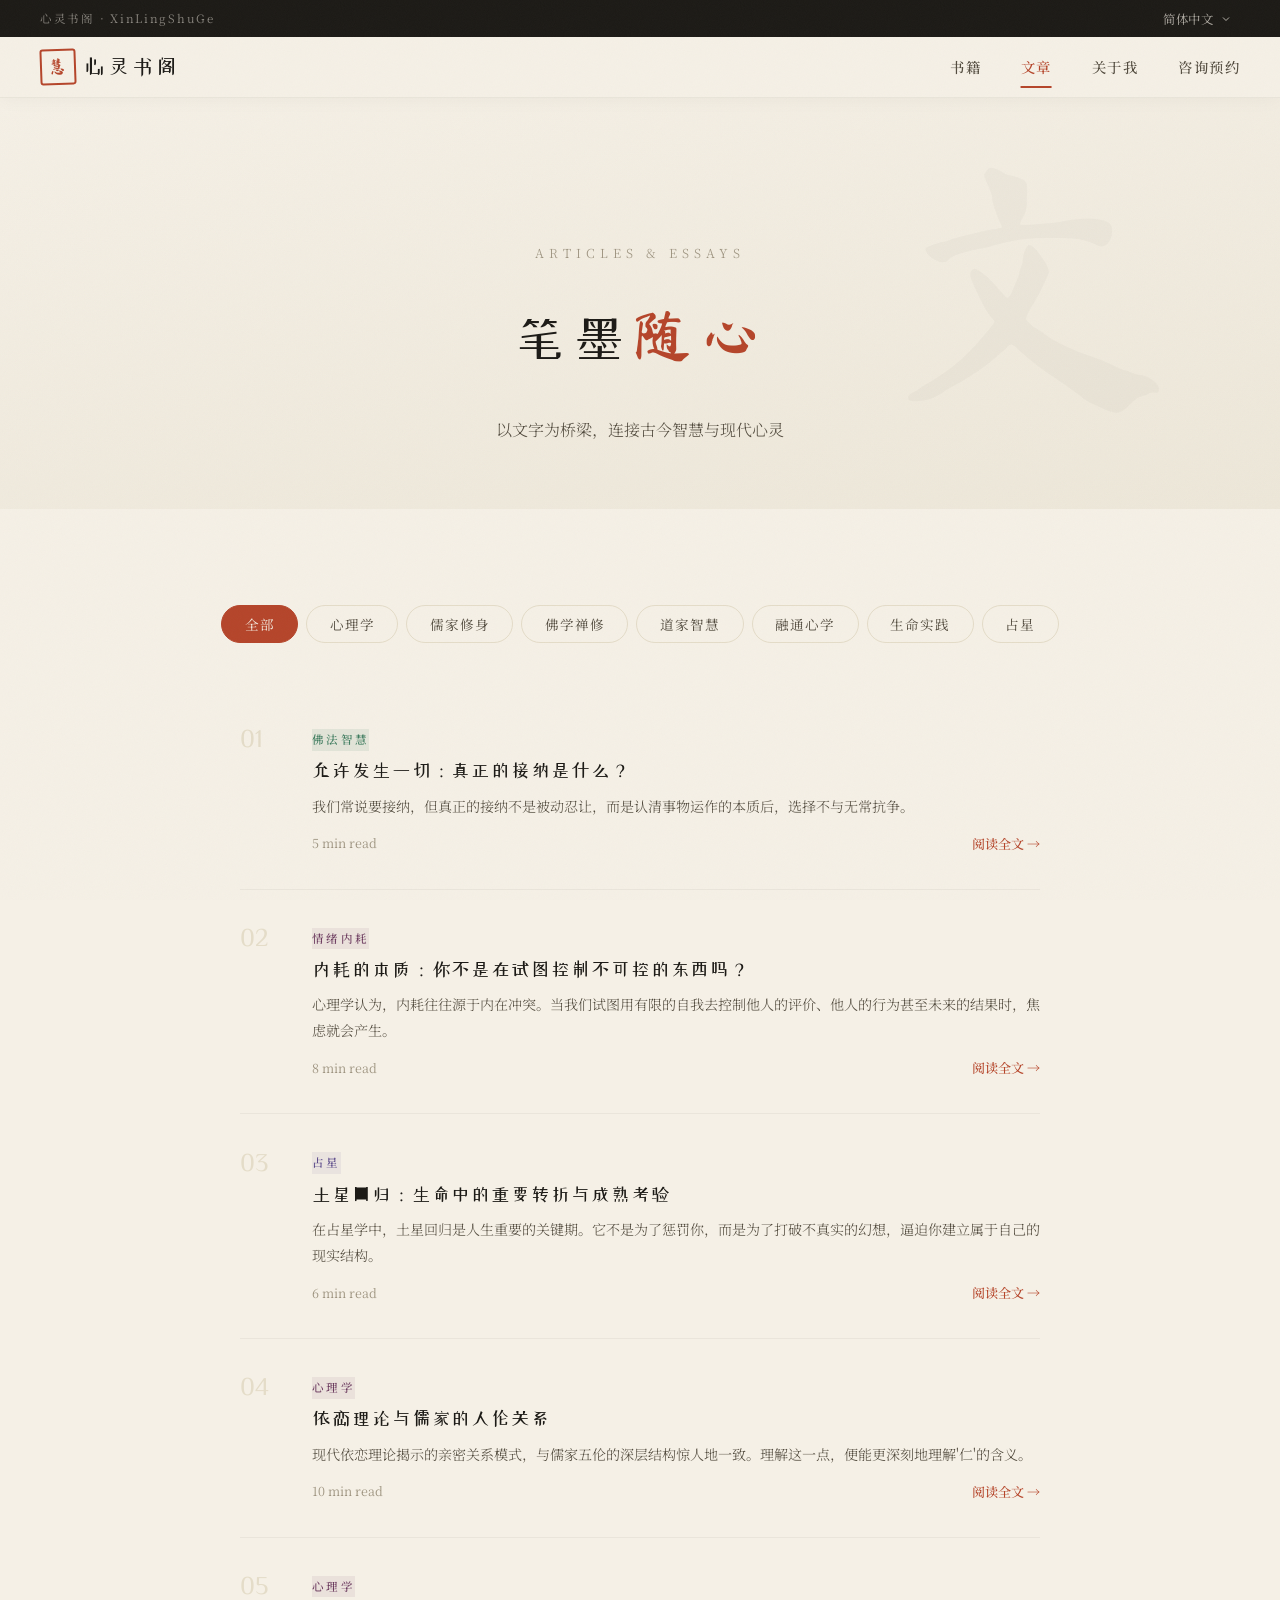
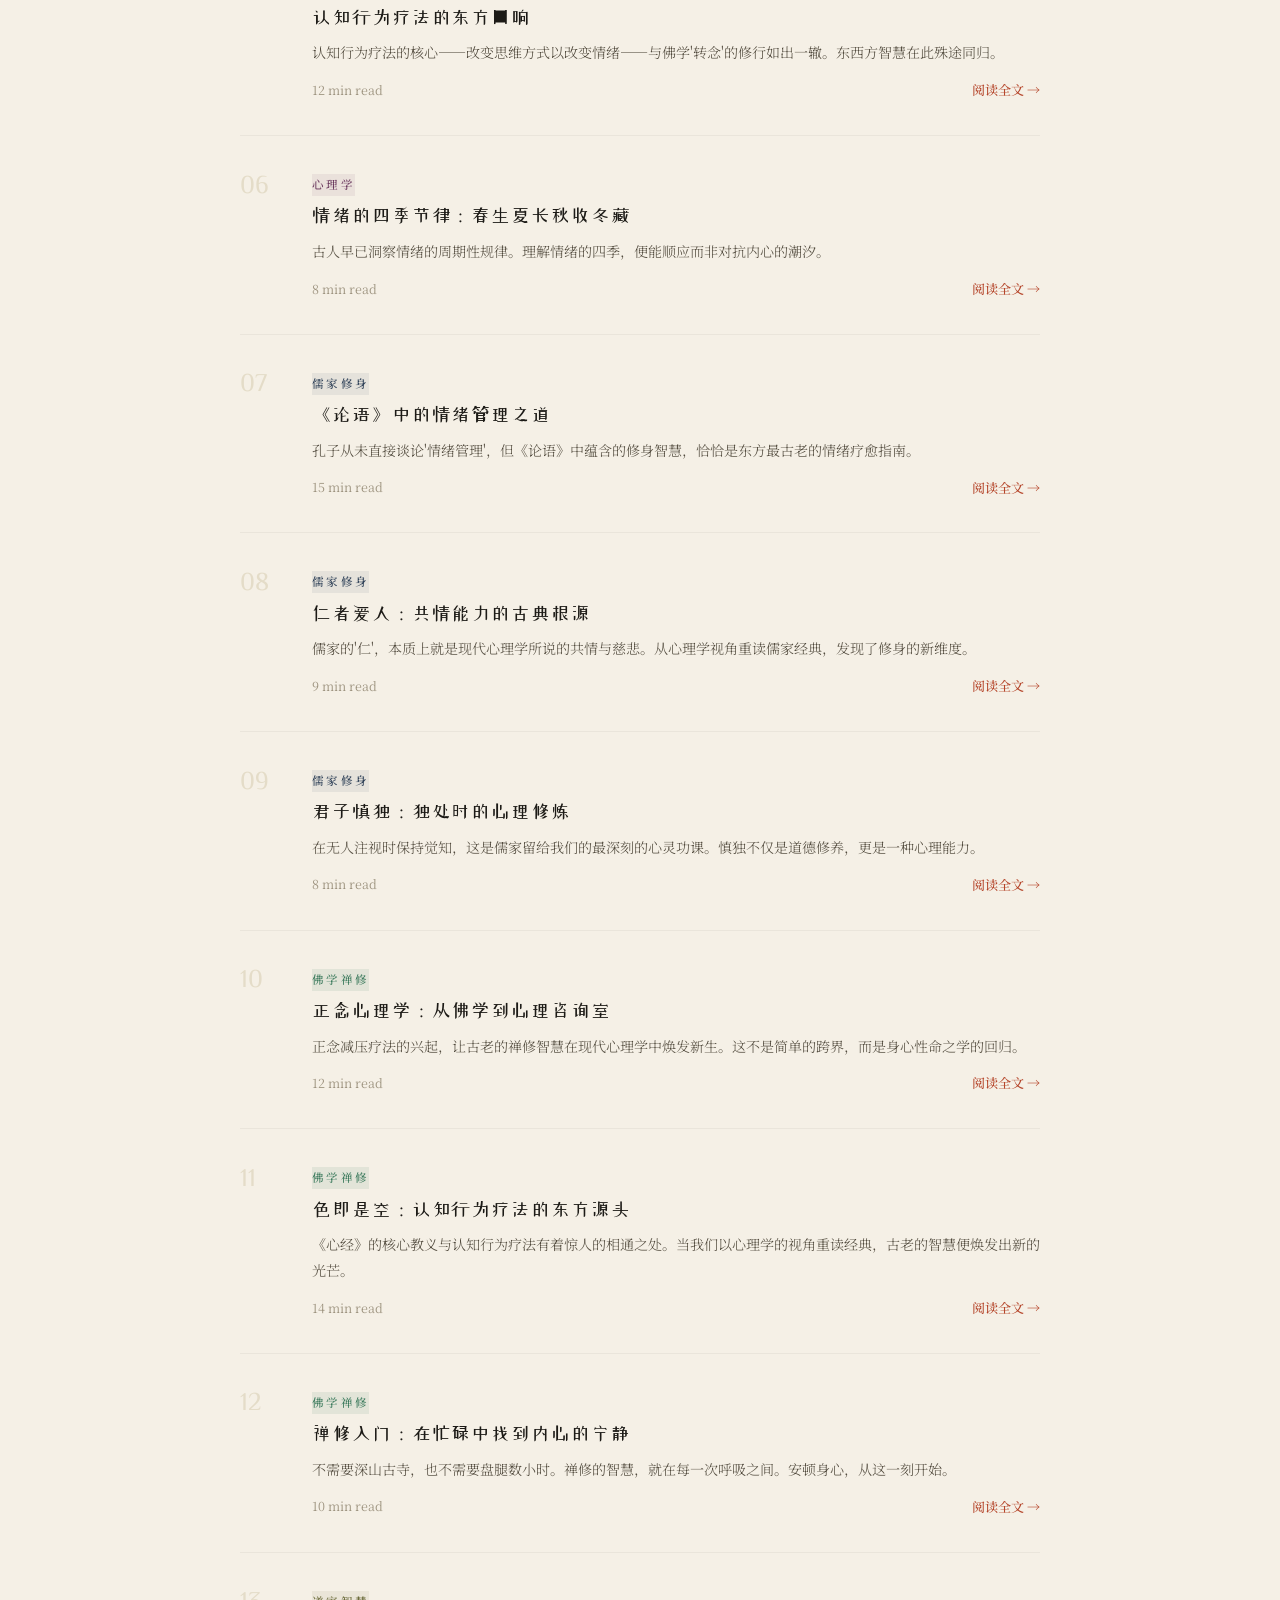
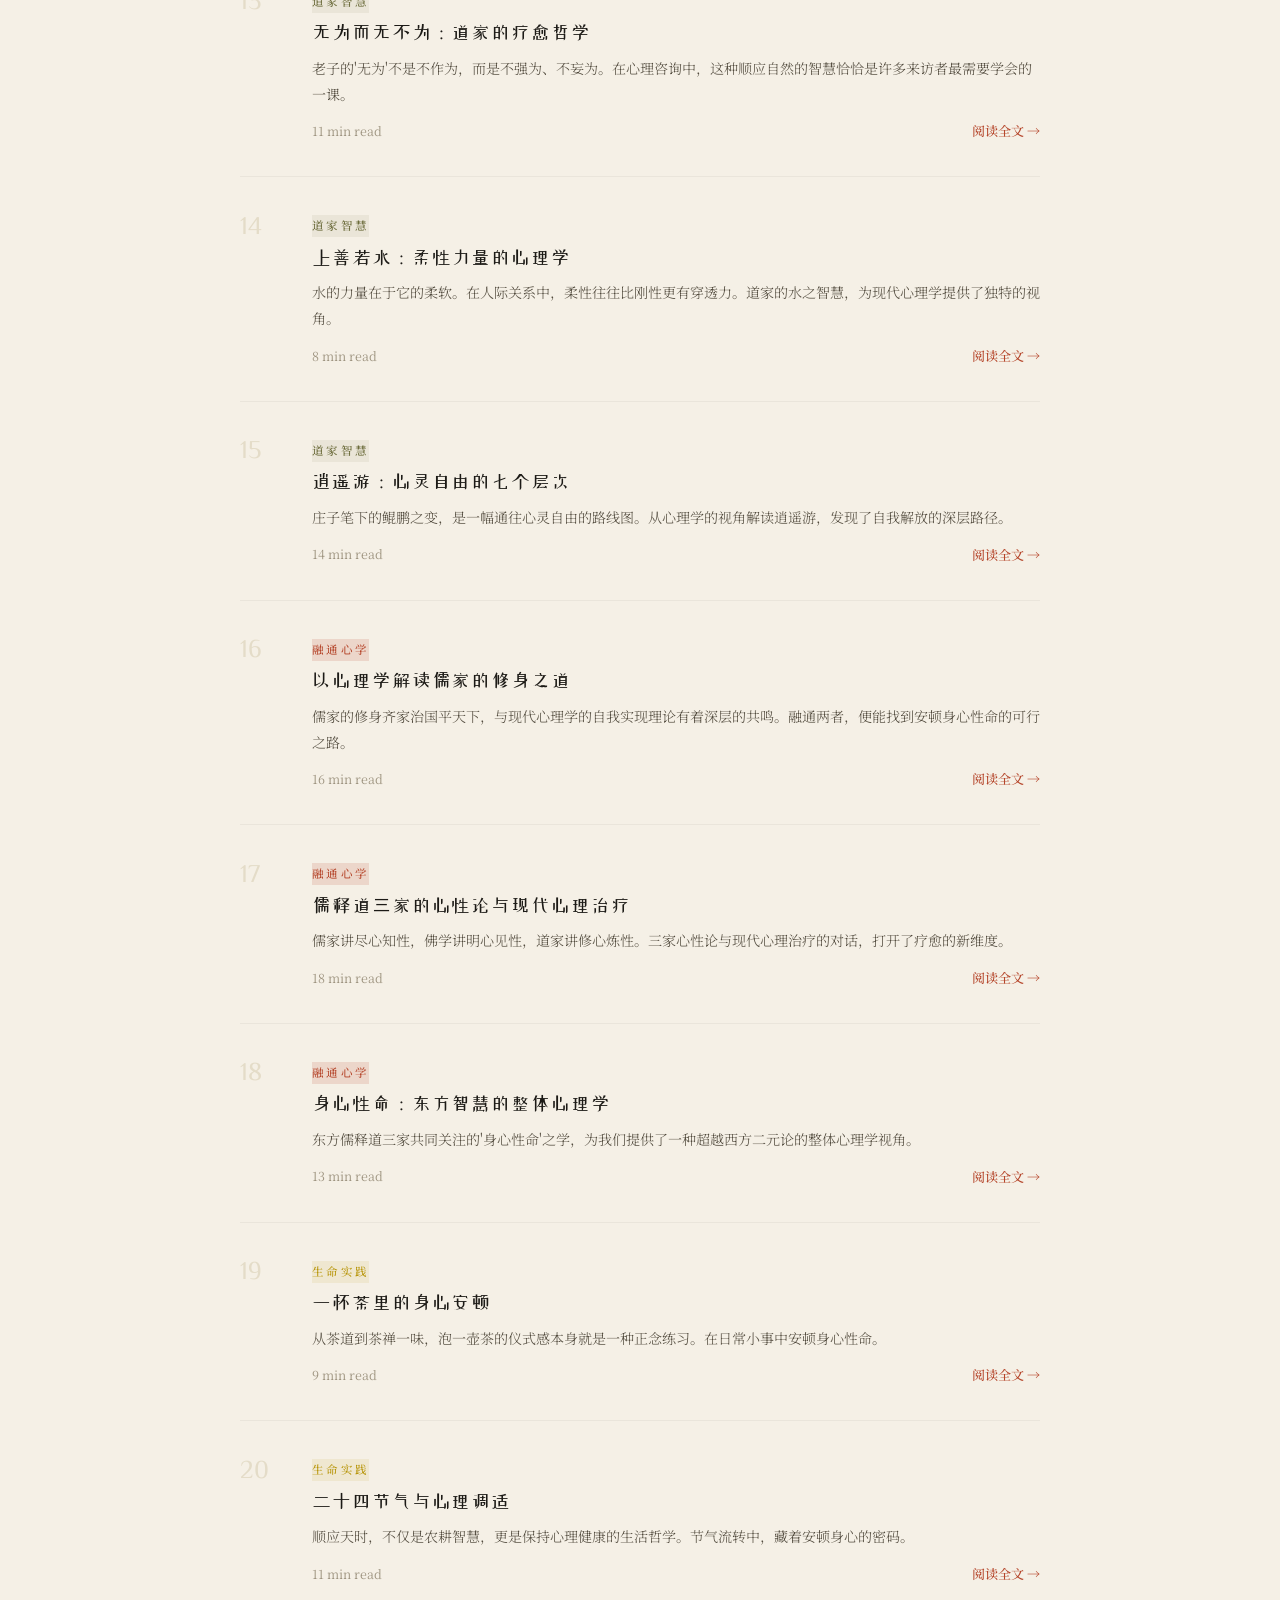
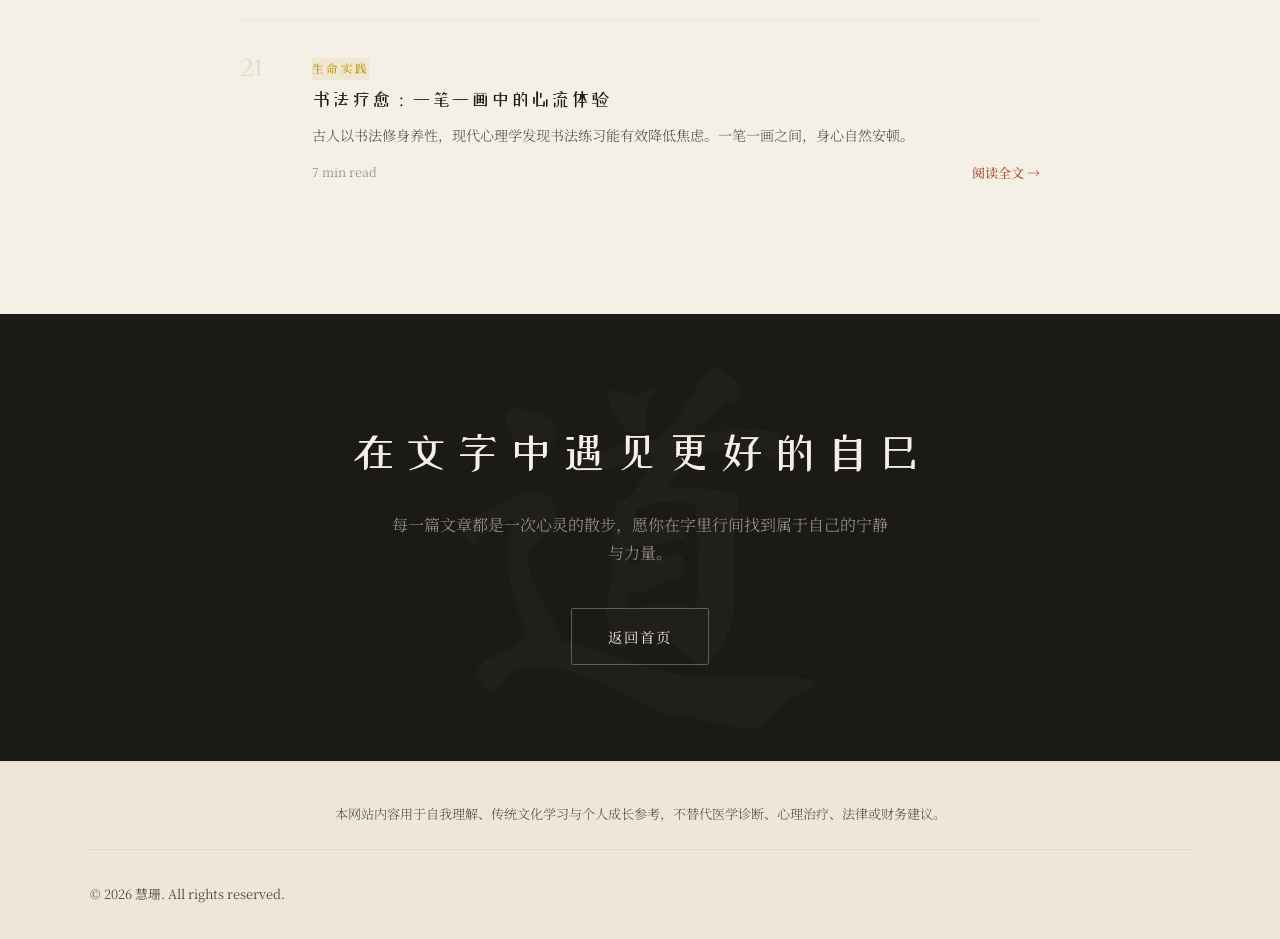
<file: articles.html>
<!DOCTYPE html>
<html lang="zh-CN">
<head>
    <meta charset="UTF-8">
    <meta name="viewport" content="width=device-width, initial-scale=1.0">
    <title>心灵书阁 | 心理学×儒释道 — 文章与随笔</title>
    <link rel="preconnect" href="https://fonts.googleapis.com">
    <link rel="preconnect" href="https://fonts.gstatic.com" crossorigin>
    <link href="https://fonts.googleapis.com/css2?family=Noto+Serif+SC:wght@200;300;400;500;600;700;900&family=ZCOOL+XiaoWei&family=Ma+Shan+Zheng&display=swap" rel="stylesheet">
    <link rel="stylesheet" href="styles.css">
</head>
<body>
    <!-- ========== TOP LANGUAGE BAR ========== -->
    <div class="top-bar">
        <div class="top-bar-inner">
            <span class="top-bar-left">心灵书阁 · XinLingShuGe</span>
            <div class="lang-dropdown" id="langDropdown">
                <button class="lang-trigger" id="langTrigger">
                    <span id="currentLang">简体中文</span>
                    <svg viewBox="0 0 24 24" fill="none" stroke="currentColor" stroke-width="2"><path d="M6 9l6 6 6-6"/></svg>
                </button>
                <div class="lang-menu" id="langMenu">
                    <button class="lang-option active" data-lang="zh-CN">简体中文</button>
                    <button class="lang-option" data-lang="zh-TW">繁體中文</button>
                    <button class="lang-option" data-lang="en">English</button>
                    <button class="lang-option" data-lang="ja">日本語</button>
                    <button class="lang-option" data-lang="ko">한국어</button>
                    <button class="lang-option" data-lang="es">Español</button>
                    <button class="lang-option" data-lang="de">Deutsch</button>
                </div>
            </div>
        </div>
    </div>

    <!-- ========== NAVIGATION ========== -->
    <nav class="site-nav" id="siteNav">
        <div class="nav-inner">
            <a href="index.html" class="nav-brand">
                <span class="brand-seal">慧</span>
                <span class="brand-text">心灵书阁</span>
            </a>
            <ul class="nav-links">
                <li><a href="index.html">书籍</a></li>
                <li><a href="articles.html" class="active">文章</a></li>
                <li><a href="index.html#about">关于我</a></li>
                <li><a href="index.html#consult">咨询预约</a></li>
            </ul>
            <button class="menu-btn" id="menuBtn" aria-label="打开菜单"><span></span><span></span><span></span></button>
        </div>
    </nav>
    <div class="mobile-nav" id="mobileNav">
        <a href="index.html">书籍</a>
        <a href="articles.html">文章</a>
        <a href="index.html#about">关于我</a>
        <a href="index.html#consult">咨询预约</a>
    </div>

    <!-- ========== PAGE HEADER ========== -->
    <div class="page-header" data-char="文">
        <span class="section-label reveal">ARTICLES &amp; ESSAYS</span>
        <h1 class="section-title reveal" style="--delay:0.1s">笔墨<span class="accent">随心</span></h1>
        <p class="section-subtitle reveal" style="--delay:0.2s">以文字为桥梁，连接古今智慧与现代心灵</p>
    </div>

    <!-- ========== ARTICLES SECTION ========== -->
    <section class="section">
        <div class="filter-tabs">
            <button class="filter-tab active" data-filter="all">全部</button>
            <button class="filter-tab" data-filter="psychology">心理学</button>
            <button class="filter-tab" data-filter="confucian">儒家修身</button>
            <button class="filter-tab" data-filter="buddhist">佛学禅修</button>
            <button class="filter-tab" data-filter="taoist">道家智慧</button>
            <button class="filter-tab" data-filter="integration">融通心学</button>
            <button class="filter-tab" data-filter="life">生命实践</button>
            <button class="filter-tab" data-filter="astro">占星</button>
        </div>

        <div class="article-list">
            <a href="#" class="article-row reveal" style="--delay:0.05s" data-category="buddhist">
                <span class="article-row-num">01</span>
                <div class="article-row-body">
                    <span class="article-row-cat tag-buddhist">佛法智慧</span>
                    <h3 class="article-row-title">允许发生一切：真正的接纳是什么？</h3>
                    <p class="article-row-excerpt">我们常说要接纳，但真正的接纳不是被动忍让，而是认清事物运作的本质后，选择不与无常抗争。</p>
                    <div class="article-row-meta">
                        <span class="article-row-time">5 min read</span>
                        <span class="article-row-link">阅读全文 →</span>
                    </div>
                </div>
            </a>
            <a href="#" class="article-row reveal" style="--delay:0.1s" data-category="psychology">
                <span class="article-row-num">02</span>
                <div class="article-row-body">
                    <span class="article-row-cat tag-psychology">情绪内耗</span>
                    <h3 class="article-row-title">内耗的本质：你不是在试图控制不可控的东西吗？</h3>
                    <p class="article-row-excerpt">心理学认为，内耗往往源于内在冲突。当我们试图用有限的自我去控制他人的评价、他人的行为甚至未来的结果时，焦虑就会产生。</p>
                    <div class="article-row-meta">
                        <span class="article-row-time">8 min read</span>
                        <span class="article-row-link">阅读全文 →</span>
                    </div>
                </div>
            </a>
            <a href="#" class="article-row reveal" style="--delay:0.15s" data-category="astro">
                <span class="article-row-num">03</span>
                <div class="article-row-body">
                    <span class="article-row-cat tag-astro">占星</span>
                    <h3 class="article-row-title">土星回归：生命中的重要转折与成熟考验</h3>
                    <p class="article-row-excerpt">在占星学中，土星回归是人生重要的关键期。它不是为了惩罚你，而是为了打破不真实的幻想，逼迫你建立属于自己的现实结构。</p>
                    <div class="article-row-meta">
                        <span class="article-row-time">6 min read</span>
                        <span class="article-row-link">阅读全文 →</span>
                    </div>
                </div>
            </a>
            <a href="#" class="article-row reveal" style="--delay:0.2s" data-category="psychology">
                <span class="article-row-num">04</span>
                <div class="article-row-body">
                    <span class="article-row-cat tag-psychology">心理学</span>
                    <h3 class="article-row-title">依恋理论与儒家的人伦关系</h3>
                    <p class="article-row-excerpt">现代依恋理论揭示的亲密关系模式，与儒家五伦的深层结构惊人地一致。理解这一点，便能更深刻地理解'仁'的含义。</p>
                    <div class="article-row-meta">
                        <span class="article-row-time">10 min read</span>
                        <span class="article-row-link">阅读全文 →</span>
                    </div>
                </div>
            </a>
            <a href="#" class="article-row reveal" style="--delay:0.25s" data-category="psychology">
                <span class="article-row-num">05</span>
                <div class="article-row-body">
                    <span class="article-row-cat tag-psychology">心理学</span>
                    <h3 class="article-row-title">认知行为疗法的东方回响</h3>
                    <p class="article-row-excerpt">认知行为疗法的核心——改变思维方式以改变情绪——与佛学'转念'的修行如出一辙。东西方智慧在此殊途同归。</p>
                    <div class="article-row-meta">
                        <span class="article-row-time">12 min read</span>
                        <span class="article-row-link">阅读全文 →</span>
                    </div>
                </div>
            </a>
            <a href="#" class="article-row reveal" style="--delay:0.3s" data-category="psychology">
                <span class="article-row-num">06</span>
                <div class="article-row-body">
                    <span class="article-row-cat tag-psychology">心理学</span>
                    <h3 class="article-row-title">情绪的四季节律：春生夏长秋收冬藏</h3>
                    <p class="article-row-excerpt">古人早已洞察情绪的周期性规律。理解情绪的四季，便能顺应而非对抗内心的潮汐。</p>
                    <div class="article-row-meta">
                        <span class="article-row-time">8 min read</span>
                        <span class="article-row-link">阅读全文 →</span>
                    </div>
                </div>
            </a>
            <a href="#" class="article-row reveal" style="--delay:0.35s" data-category="confucian">
                <span class="article-row-num">07</span>
                <div class="article-row-body">
                    <span class="article-row-cat tag-confucian">儒家修身</span>
                    <h3 class="article-row-title">《论语》中的情绪管理之道</h3>
                    <p class="article-row-excerpt">孔子从未直接谈论'情绪管理'，但《论语》中蕴含的修身智慧，恰恰是东方最古老的情绪疗愈指南。</p>
                    <div class="article-row-meta">
                        <span class="article-row-time">15 min read</span>
                        <span class="article-row-link">阅读全文 →</span>
                    </div>
                </div>
            </a>
            <a href="#" class="article-row reveal" style="--delay:0.4s" data-category="confucian">
                <span class="article-row-num">08</span>
                <div class="article-row-body">
                    <span class="article-row-cat tag-confucian">儒家修身</span>
                    <h3 class="article-row-title">仁者爱人：共情能力的古典根源</h3>
                    <p class="article-row-excerpt">儒家的'仁'，本质上就是现代心理学所说的共情与慈悲。从心理学视角重读儒家经典，发现了修身的新维度。</p>
                    <div class="article-row-meta">
                        <span class="article-row-time">9 min read</span>
                        <span class="article-row-link">阅读全文 →</span>
                    </div>
                </div>
            </a>
            <a href="#" class="article-row reveal" style="--delay:0.45s" data-category="confucian">
                <span class="article-row-num">09</span>
                <div class="article-row-body">
                    <span class="article-row-cat tag-confucian">儒家修身</span>
                    <h3 class="article-row-title">君子慎独：独处时的心理修炼</h3>
                    <p class="article-row-excerpt">在无人注视时保持觉知，这是儒家留给我们的最深刻的心灵功课。慎独不仅是道德修养，更是一种心理能力。</p>
                    <div class="article-row-meta">
                        <span class="article-row-time">8 min read</span>
                        <span class="article-row-link">阅读全文 →</span>
                    </div>
                </div>
            </a>
            <a href="#" class="article-row reveal" style="--delay:0.5s" data-category="buddhist">
                <span class="article-row-num">10</span>
                <div class="article-row-body">
                    <span class="article-row-cat tag-buddhist">佛学禅修</span>
                    <h3 class="article-row-title">正念心理学：从佛学到心理咨询室</h3>
                    <p class="article-row-excerpt">正念减压疗法的兴起，让古老的禅修智慧在现代心理学中焕发新生。这不是简单的跨界，而是身心性命之学的回归。</p>
                    <div class="article-row-meta">
                        <span class="article-row-time">12 min read</span>
                        <span class="article-row-link">阅读全文 →</span>
                    </div>
                </div>
            </a>
            <a href="#" class="article-row reveal" style="--delay:0.55s" data-category="buddhist">
                <span class="article-row-num">11</span>
                <div class="article-row-body">
                    <span class="article-row-cat tag-buddhist">佛学禅修</span>
                    <h3 class="article-row-title">色即是空：认知行为疗法的东方源头</h3>
                    <p class="article-row-excerpt">《心经》的核心教义与认知行为疗法有着惊人的相通之处。当我们以心理学的视角重读经典，古老的智慧便焕发出新的光芒。</p>
                    <div class="article-row-meta">
                        <span class="article-row-time">14 min read</span>
                        <span class="article-row-link">阅读全文 →</span>
                    </div>
                </div>
            </a>
            <a href="#" class="article-row reveal" style="--delay:0.6s" data-category="buddhist">
                <span class="article-row-num">12</span>
                <div class="article-row-body">
                    <span class="article-row-cat tag-buddhist">佛学禅修</span>
                    <h3 class="article-row-title">禅修入门：在忙碌中找到内心的宁静</h3>
                    <p class="article-row-excerpt">不需要深山古寺，也不需要盘腿数小时。禅修的智慧，就在每一次呼吸之间。安顿身心，从这一刻开始。</p>
                    <div class="article-row-meta">
                        <span class="article-row-time">10 min read</span>
                        <span class="article-row-link">阅读全文 →</span>
                    </div>
                </div>
            </a>
            <a href="#" class="article-row reveal" style="--delay:0.65s" data-category="taoist">
                <span class="article-row-num">13</span>
                <div class="article-row-body">
                    <span class="article-row-cat tag-taoist">道家智慧</span>
                    <h3 class="article-row-title">无为而无不为：道家的疗愈哲学</h3>
                    <p class="article-row-excerpt">老子的'无为'不是不作为，而是不强为、不妄为。在心理咨询中，这种顺应自然的智慧恰恰是许多来访者最需要学会的一课。</p>
                    <div class="article-row-meta">
                        <span class="article-row-time">11 min read</span>
                        <span class="article-row-link">阅读全文 →</span>
                    </div>
                </div>
            </a>
            <a href="#" class="article-row reveal" style="--delay:0.7s" data-category="taoist">
                <span class="article-row-num">14</span>
                <div class="article-row-body">
                    <span class="article-row-cat tag-taoist">道家智慧</span>
                    <h3 class="article-row-title">上善若水：柔性力量的心理学</h3>
                    <p class="article-row-excerpt">水的力量在于它的柔软。在人际关系中，柔性往往比刚性更有穿透力。道家的水之智慧，为现代心理学提供了独特的视角。</p>
                    <div class="article-row-meta">
                        <span class="article-row-time">8 min read</span>
                        <span class="article-row-link">阅读全文 →</span>
                    </div>
                </div>
            </a>
            <a href="#" class="article-row reveal" style="--delay:0.75s" data-category="taoist">
                <span class="article-row-num">15</span>
                <div class="article-row-body">
                    <span class="article-row-cat tag-taoist">道家智慧</span>
                    <h3 class="article-row-title">逍遥游：心灵自由的七个层次</h3>
                    <p class="article-row-excerpt">庄子笔下的鲲鹏之变，是一幅通往心灵自由的路线图。从心理学的视角解读逍遥游，发现了自我解放的深层路径。</p>
                    <div class="article-row-meta">
                        <span class="article-row-time">14 min read</span>
                        <span class="article-row-link">阅读全文 →</span>
                    </div>
                </div>
            </a>
            <a href="#" class="article-row reveal" style="--delay:0.8s" data-category="integration">
                <span class="article-row-num">16</span>
                <div class="article-row-body">
                    <span class="article-row-cat tag-integration">融通心学</span>
                    <h3 class="article-row-title">以心理学解读儒家的修身之道</h3>
                    <p class="article-row-excerpt">儒家的修身齐家治国平天下，与现代心理学的自我实现理论有着深层的共鸣。融通两者，便能找到安顿身心性命的可行之路。</p>
                    <div class="article-row-meta">
                        <span class="article-row-time">16 min read</span>
                        <span class="article-row-link">阅读全文 →</span>
                    </div>
                </div>
            </a>
            <a href="#" class="article-row reveal" style="--delay:0.85s" data-category="integration">
                <span class="article-row-num">17</span>
                <div class="article-row-body">
                    <span class="article-row-cat tag-integration">融通心学</span>
                    <h3 class="article-row-title">儒释道三家的心性论与现代心理治疗</h3>
                    <p class="article-row-excerpt">儒家讲尽心知性，佛学讲明心见性，道家讲修心炼性。三家心性论与现代心理治疗的对话，打开了疗愈的新维度。</p>
                    <div class="article-row-meta">
                        <span class="article-row-time">18 min read</span>
                        <span class="article-row-link">阅读全文 →</span>
                    </div>
                </div>
            </a>
            <a href="#" class="article-row reveal" style="--delay:0.9s" data-category="integration">
                <span class="article-row-num">18</span>
                <div class="article-row-body">
                    <span class="article-row-cat tag-integration">融通心学</span>
                    <h3 class="article-row-title">身心性命：东方智慧的整体心理学</h3>
                    <p class="article-row-excerpt">东方儒释道三家共同关注的'身心性命'之学，为我们提供了一种超越西方二元论的整体心理学视角。</p>
                    <div class="article-row-meta">
                        <span class="article-row-time">13 min read</span>
                        <span class="article-row-link">阅读全文 →</span>
                    </div>
                </div>
            </a>
            <a href="#" class="article-row reveal" style="--delay:0.95s" data-category="life">
                <span class="article-row-num">19</span>
                <div class="article-row-body">
                    <span class="article-row-cat tag-life">生命实践</span>
                    <h3 class="article-row-title">一杯茶里的身心安顿</h3>
                    <p class="article-row-excerpt">从茶道到茶禅一味，泡一壶茶的仪式感本身就是一种正念练习。在日常小事中安顿身心性命。</p>
                    <div class="article-row-meta">
                        <span class="article-row-time">9 min read</span>
                        <span class="article-row-link">阅读全文 →</span>
                    </div>
                </div>
            </a>
            <a href="#" class="article-row reveal" style="--delay:1s" data-category="life">
                <span class="article-row-num">20</span>
                <div class="article-row-body">
                    <span class="article-row-cat tag-life">生命实践</span>
                    <h3 class="article-row-title">二十四节气与心理调适</h3>
                    <p class="article-row-excerpt">顺应天时，不仅是农耕智慧，更是保持心理健康的生活哲学。节气流转中，藏着安顿身心的密码。</p>
                    <div class="article-row-meta">
                        <span class="article-row-time">11 min read</span>
                        <span class="article-row-link">阅读全文 →</span>
                    </div>
                </div>
            </a>
            <a href="#" class="article-row reveal" style="--delay:1.05s" data-category="life">
                <span class="article-row-num">21</span>
                <div class="article-row-body">
                    <span class="article-row-cat tag-life">生命实践</span>
                    <h3 class="article-row-title">书法疗愈：一笔一画中的心流体验</h3>
                    <p class="article-row-excerpt">古人以书法修身养性，现代心理学发现书法练习能有效降低焦虑。一笔一画之间，身心自然安顿。</p>
                    <div class="article-row-meta">
                        <span class="article-row-time">7 min read</span>
                        <span class="article-row-link">阅读全文 →</span>
                    </div>
                </div>
            </a>
        </div>
    </section>

    <!-- ========== CTA SECTION ========== -->
    <section class="cta-section">
        <h2>在文字中遇见更好的自己</h2>
        <p>每一篇文章都是一次心灵的散步，愿你在字里行间找到属于自己的宁静与力量。</p>
        <a href="index.html" class="btn btn-outline-light">返回首页</a>
    </section>

    <!-- ========== FOOTER ========== -->
    <footer class="site-footer" id="contact">
        <div class="footer-inner">
            <div class="footer-disclaimer">
                <p>本网站内容用于自我理解、传统文化学习与个人成长参考，不替代医学诊断、心理治疗、法律或财务建议。</p>
            </div>
            <div class="footer-bottom-row">
                <span>© 2026 慧珊. All rights reserved.</span>
            </div>
        </div>
    </footer>

    <script src="script.js"></script>
    <script>
        /* Articles page: reveal + filter logic */
        (function () {
            /* ——— Scroll nav effect ——— */
            var nav = document.getElementById('siteNav');
            window.addEventListener('scroll', function () {
                if (window.scrollY > 60) {
                    nav.classList.add('scrolled');
                } else {
                    nav.classList.remove('scrolled');
                }
            });

            /* ——— Mobile menu toggle ——— */
            var menuBtn = document.getElementById('menuBtn');
            var mobileNav = document.getElementById('mobileNav');
            menuBtn.addEventListener('click', function () {
                menuBtn.classList.toggle('active');
                mobileNav.classList.toggle('open');
                document.body.style.overflow = mobileNav.classList.contains('open') ? 'hidden' : '';
            });

            /* ——— Reveal on scroll ——— */
            var reveals = document.querySelectorAll('.reveal');
            var revealObserver = new IntersectionObserver(function (entries) {
                entries.forEach(function (entry) {
                    if (entry.isIntersecting) {
                        entry.target.classList.add('visible');
                        revealObserver.unobserve(entry.target);
                    }
                });
            }, { threshold: 0.1, rootMargin: '0px 0px -40px 0px' });
            reveals.forEach(function (el) { revealObserver.observe(el); });

            /* ——— Filter tabs ——— */
            var tabs = document.querySelectorAll('.filter-tab');
            var cards = document.querySelectorAll('.article-row');

            tabs.forEach(function (tab) {
                tab.addEventListener('click', function () {
                    tabs.forEach(function (t) { t.classList.remove('active'); });
                    tab.classList.add('active');

                    var filter = tab.getAttribute('data-filter');

                    cards.forEach(function (card) {
                        if (filter === 'all' || card.getAttribute('data-category') === filter) {
                            card.style.display = '';
                        } else {
                            card.style.display = 'none';
                        }
                    });
                });
            });
        })();
    </script>
</body>
</html>
</file>
<file: styles.css>
/* ============================================
   东方雅韵 — Eastern Elegance Design System
   Psychology · Confucian · Buddhist · Taoist · Integration · Life Practice
   ============================================ */

@import url('https://fonts.googleapis.com/css2?family=Noto+Serif+SC:wght@200;300;400;500;600;700;900&family=ZCOOL+XiaoWei&family=Ma+Shan+Zheng&display=swap');

:root {
    /* ——— 东方色谱 Eastern Palette ——— */
    --ivory:       #F5F0E6;
    --rice-paper:  #EDE7D9;
    --parchment:   #E4DCC8;
    --warm-grey:   #9E9480;
    --ink-light:   #524B3E;
    --ink:         #3A352E;
    --ink-deep:    #1C1A16;
    --ink-black:   #0E0D0B;

    --cinnabar:    #B5452A;
    --cinnabar-glow: rgba(181, 69, 42, 0.15);
    --vermilion:   #D4603A;
    --jade:        #3B7A5C;
    --jade-light:  #5A9E7A;
    --jade-glow:   rgba(59, 122, 92, 0.1);
    --gold:        #B8960B;
    --gold-soft:   #D4B44A;
    --gold-glow:   rgba(184, 150, 11, 0.1);
    --indigo:      #2E4057;
    --plum:        #6B3A5E;

    /* ——— Typography ——— */
    --f-display: 'ZCOOL XiaoWei', 'Noto Serif SC', serif;
    --f-brush:   'Ma Shan Zheng', 'Noto Serif SC', cursive;
    --f-body:    'Noto Serif SC', 'Songti SC', 'SimSun', serif;
    --f-sans:    'Noto Serif SC', sans-serif;

    /* ——— Spacing & Sizing ——— */
    --space-xs: 0.5rem;
    --space-sm: 1rem;
    --space-md: 2rem;
    --space-lg: 4rem;
    --space-xl: 6rem;
    --space-2xl: 10rem;
    --radius: 2px;
    --radius-md: 6px;
    --shadow-soft: 0 4px 30px rgba(14, 13, 11, 0.08);
    --shadow-card: 0 2px 20px rgba(14, 13, 11, 0.06);
    --shadow-hover: 0 12px 40px rgba(14, 13, 11, 0.12);
    --transition: 0.5s cubic-bezier(0.25, 0.46, 0.45, 0.94);
}

/* ======== RESET ======== */
*, *::before, *::after { margin: 0; padding: 0; box-sizing: border-box; }

html {
    scroll-behavior: smooth;
    font-size: 16px;
    scrollbar-width: thin;
    scrollbar-color: var(--warm-grey) var(--ivory);
}

body {
    font-family: var(--f-body);
    background: var(--ivory);
    color: var(--ink);
    overflow-x: hidden;
    line-height: 1.9;
    -webkit-font-smoothing: antialiased;
    position: relative;
}

/* Rice paper texture overlay */
body::before {
    content: '';
    position: fixed;
    inset: 0;
    pointer-events: none;
    z-index: 9998;
    opacity: 0.03;
    background-image: url("data:image/svg+xml,%3Csvg viewBox='0 0 256 256' xmlns='http://www.w3.org/2000/svg'%3E%3Cfilter id='n'%3E%3CfeTurbulence type='fractalNoise' baseFrequency='0.85' numOctaves='4' stitchTiles='stitch'/%3E%3C/filter%3E%3Crect width='100%25' height='100%25' filter='url(%23n)'/%3E%3C/svg%3E");
    background-size: 200px;
}

::selection { background: var(--cinnabar); color: var(--ivory); }
::-webkit-scrollbar { width: 5px; }
::-webkit-scrollbar-track { background: var(--rice-paper); }
::-webkit-scrollbar-thumb { background: var(--warm-grey); border-radius: 3px; }

img { max-width: 100%; display: block; }
a { text-decoration: none; color: inherit; transition: color var(--transition); }

/* ============================================
   ANIMATIONS
   ============================================ */
@keyframes fadeUp {
    from { opacity: 0; transform: translateY(30px); }
    to   { opacity: 1; transform: translateY(0); }
}

@keyframes inkSpread {
    from { clip-path: inset(0 100% 0 0); }
    to   { clip-path: inset(0 0 0 0); }
}

@keyframes brushReveal {
    from { opacity: 0; transform: translateX(-20px) scaleX(0.8); }
    to   { opacity: 1; transform: translateX(0) scaleX(1); }
}

@keyframes floatGentle {
    0%, 100% { transform: translateY(0) rotate(0deg); }
    50%      { transform: translateY(-8px) rotate(1deg); }
}

@keyframes sealStamp {
    0%   { opacity: 0; transform: scale(1.8) rotate(-10deg); }
    60%  { opacity: 1; transform: scale(0.95) rotate(2deg); }
    100% { opacity: 1; transform: scale(1) rotate(0deg); }
}

@keyframes inkDot {
    0%   { opacity: 0; transform: scale(0); }
    70%  { opacity: 0.8; transform: scale(1.2); }
    100% { opacity: 0.4; transform: scale(1); }
}

@keyframes driftCloud {
    0%   { transform: translateX(-10%); }
    100% { transform: translateX(110%); }
}

@keyframes shimmerGold {
    0%   { background-position: -200% center; }
    100% { background-position: 200% center; }
}

.reveal {
    opacity: 0;
    transform: translateY(30px);
    transition: opacity 0.8s var(--delay, 0s) ease, transform 0.8s var(--delay, 0s) cubic-bezier(0.25, 0.46, 0.45, 0.94);
}
.reveal.visible {
    opacity: 1;
    transform: translateY(0);
}

/* ============================================
   TOP LANGUAGE BAR
   ============================================ */
.top-bar {
    background: var(--ink-deep);
    padding: 0.45rem 2.5rem;
    position: relative;
    z-index: 1001;
}

.top-bar-inner {
    max-width: 1300px;
    margin: 0 auto;
    display: flex;
    align-items: center;
    justify-content: space-between;
}

.top-bar-left {
    font-size: 0.72rem;
    color: rgba(245, 240, 230, 0.5);
    letter-spacing: 0.15em;
}

.lang-dropdown {
    position: relative;
    display: inline-block;
}

.lang-trigger {
    display: flex;
    align-items: center;
    gap: 0.4rem;
    font-size: 0.78rem;
    color: rgba(245, 240, 230, 0.7);
    cursor: pointer;
    padding: 0.15rem 0.5rem;
    border-radius: 3px;
    transition: all 0.3s ease;
    background: none;
    border: none;
    font-family: var(--f-body);
    letter-spacing: 0.05em;
}

.lang-trigger:hover {
    color: rgba(245, 240, 230, 1);
    background: rgba(245, 240, 230, 0.06);
}

.lang-trigger svg {
    width: 12px;
    height: 12px;
    transition: transform 0.3s ease;
}

.lang-dropdown.open .lang-trigger svg {
    transform: rotate(180deg);
}

.lang-menu {
    position: absolute;
    top: calc(100% + 6px);
    right: 0;
    background: #fff;
    border-radius: var(--radius-md);
    box-shadow: 0 8px 30px rgba(0,0,0,0.12);
    min-width: 140px;
    padding: 0.4rem 0;
    opacity: 0;
    visibility: hidden;
    transform: translateY(-4px);
    transition: all 0.3s ease;
    z-index: 1002;
}

.lang-dropdown.open .lang-menu {
    opacity: 1;
    visibility: visible;
    transform: translateY(0);
}

.lang-option {
    display: block;
    width: 100%;
    padding: 0.5rem 1rem;
    font-size: 0.82rem;
    color: var(--ink);
    text-align: left;
    background: none;
    border: none;
    cursor: pointer;
    transition: all 0.2s ease;
    font-family: var(--f-body);
    letter-spacing: 0.03em;
}

.lang-option:hover {
    background: var(--rice-paper);
    color: var(--cinnabar);
}

.lang-option.active {
    color: var(--cinnabar);
    font-weight: 500;
}

/* ============================================
   NAVIGATION
   ============================================ */
.site-nav {
    position: sticky;
    top: 0;
    left: 0;
    right: 0;
    z-index: 1000;
    padding: 0 2.5rem;
    transition: all 0.5s ease;
    background: rgba(245, 240, 230, 0.95);
    backdrop-filter: blur(16px);
    border-bottom: 1px solid rgba(58, 53, 46, 0.06);
    box-shadow: 0 1px 20px rgba(0,0,0,0.04);
}

.site-nav.scrolled {
    box-shadow: 0 2px 24px rgba(0,0,0,0.08);
}

.nav-inner {
    max-width: 1300px;
    margin: 0 auto;
    display: flex;
    align-items: center;
    justify-content: space-between;
    height: 60px;
}

.nav-brand {
    display: flex;
    align-items: center;
    gap: 0.5rem;
    flex-shrink: 0;
}

.brand-seal {
    width: 36px;
    height: 36px;
    border: 2px solid var(--cinnabar);
    border-radius: 3px;
    display: flex;
    align-items: center;
    justify-content: center;
    font-family: var(--f-brush);
    font-size: 1.1rem;
    color: var(--cinnabar);
    transform: rotate(-2deg);
}

.brand-text {
    font-family: var(--f-display);
    font-size: 1.3rem;
    color: var(--ink-deep);
    letter-spacing: 0.15em;
}

.nav-links {
    display: flex;
    gap: 2.5rem;
    list-style: none;
    align-items: center;
}

.nav-links li {
    display: flex;
    align-items: center;
}

.nav-links a {
    font-family: var(--f-body);
    font-size: 0.9rem;
    font-weight: 500;
    color: var(--ink-light);
    letter-spacing: 0.1em;
    position: relative;
    padding: 0.3rem 0;
    white-space: nowrap;
}

.nav-links a::after {
    content: '';
    position: absolute;
    bottom: -2px;
    left: 50%;
    width: 0;
    height: 1.5px;
    background: var(--cinnabar);
    transition: all var(--transition);
    transform: translateX(-50%);
}

.nav-links a:hover { color: var(--cinnabar); }
.nav-links a:hover::after { width: 100%; }
.nav-links a.active { color: var(--cinnabar); }
.nav-links a.active::after { width: 100%; }

/* Mobile menu */
.menu-btn {
    display: none;
    flex-direction: column;
    gap: 5px;
    background: none;
    border: none;
    cursor: pointer;
    padding: 4px;
}
.menu-btn span {
    width: 22px;
    height: 1.5px;
    background: var(--ink);
    transition: var(--transition);
}
.menu-btn.active span:nth-child(1) { transform: rotate(45deg) translate(4px, 5px); }
.menu-btn.active span:nth-child(2) { opacity: 0; }
.menu-btn.active span:nth-child(3) { transform: rotate(-45deg) translate(4px, -5px); }

.mobile-nav {
    position: fixed;
    inset: 0;
    z-index: 999;
    background: rgba(245, 240, 230, 0.97);
    backdrop-filter: blur(20px);
    display: flex;
    flex-direction: column;
    align-items: center;
    justify-content: center;
    gap: 2rem;
    opacity: 0;
    pointer-events: none;
    transition: opacity 0.4s ease;
}
.mobile-nav.open { opacity: 1; pointer-events: all; }
.mobile-nav a {
    font-family: var(--f-display);
    font-size: 2rem;
    color: var(--ink);
    letter-spacing: 0.2em;
}
.mobile-nav a:hover { color: var(--cinnabar); }

/* ============================================
   HERO SECTION
   ============================================ */
.hero {
    min-height: 100vh;
    position: relative;
    display: flex;
    align-items: center;
    justify-content: center;
    overflow: hidden;
    background: linear-gradient(170deg, var(--ivory) 0%, var(--rice-paper) 40%, var(--parchment) 100%);
}

.hero-bg-img {
    position: absolute;
    inset: 0;
    z-index: 0;
}

.hero-bg-img img {
    width: 100%;
    height: 100%;
    object-fit: cover;
    opacity: 0.12;
    filter: sepia(0.3) contrast(0.9);
}

.hero-cloud {
    position: absolute;
    z-index: 1;
    opacity: 0.04;
    font-size: 18rem;
    font-family: var(--f-brush);
    color: var(--ink);
    pointer-events: none;
    user-select: none;
}

.hero-cloud.cloud-1 { top: 5%; right: -5%; animation: floatGentle 8s ease-in-out infinite; }
.hero-cloud.cloud-2 { bottom: 10%; left: -3%; animation: floatGentle 10s 2s ease-in-out infinite; }

.hero-content {
    position: relative;
    z-index: 2;
    text-align: center;
    max-width: 850px;
    padding: 0 2rem;
}

.hero-subtitle-top {
    font-family: var(--f-body);
    font-size: 0.85rem;
    color: var(--ink-light);
    letter-spacing: 0.5em;
    margin-bottom: 2rem;
    font-weight: 300;
}

.hero-title {
    font-family: var(--f-display);
    font-size: clamp(2.8rem, 7vw, 5.5rem);
    font-weight: 400;
    line-height: 1.3;
    color: var(--ink-deep);
    margin-bottom: 0.5rem;
    letter-spacing: 0.08em;
}

.hero-title-brush {
    display: block;
    font-family: var(--f-brush);
    font-size: clamp(3.5rem, 9vw, 7rem);
    background: linear-gradient(135deg, var(--ink-deep) 0%, var(--cinnabar) 60%, var(--vermilion) 100%);
    background-size: 200% auto;
    -webkit-background-clip: text;
    -webkit-text-fill-color: transparent;
    background-clip: text;
    animation: shimmerGold 6s linear infinite;
    line-height: 1.2;
}

.hero-en {
    font-family: 'Georgia', serif;
    font-style: italic;
    font-size: clamp(0.9rem, 2vw, 1.2rem);
    color: var(--warm-grey);
    letter-spacing: 0.3em;
    margin-top: 1.5rem;
    font-weight: 300;
}

.hero-desc {
    font-size: 1.05rem;
    color: var(--ink-light);
    line-height: 2.2;
    margin: 2.5rem 0;
    font-weight: 300;
    max-width: 600px;
    margin-left: auto;
    margin-right: auto;
}

/* Seal stamp decoration */
.hero-seal {
    display: inline-block;
    margin-top: 2rem;
    animation: sealStamp 0.8s 1.5s ease both;
}

.seal-box {
    width: 60px;
    height: 60px;
    border: 2.5px solid var(--cinnabar);
    border-radius: 4px;
    display: flex;
    align-items: center;
    justify-content: center;
    font-family: var(--f-brush);
    font-size: 1.8rem;
    color: var(--cinnabar);
    transform: rotate(-3deg);
    position: relative;
}

.seal-box::after {
    content: '';
    position: absolute;
    inset: 3px;
    border: 1px solid rgba(181, 69, 42, 0.3);
    border-radius: 2px;
}

/* Hero ink dots decoration */
.ink-dots {
    position: absolute;
    z-index: 1;
    pointer-events: none;
}
.ink-dot {
    position: absolute;
    width: 6px;
    height: 6px;
    background: var(--ink);
    border-radius: 50%;
    opacity: 0;
    animation: inkDot 2s ease forwards;
}

/* Hero scroll hint */
.hero-scroll {
    position: absolute;
    bottom: 2.5rem;
    left: 50%;
    transform: translateX(-50%);
    display: flex;
    flex-direction: column;
    align-items: center;
    gap: 0.5rem;
    color: var(--warm-grey);
    font-size: 0.75rem;
    letter-spacing: 0.3em;
}

.scroll-brush {
    width: 1px;
    height: 35px;
    background: linear-gradient(to bottom, var(--cinnabar), transparent);
    animation: inkSpread 2s infinite ease;
}

/* Decorative horizontal brush stroke */
.brush-divider {
    width: 80px;
    height: 3px;
    background: linear-gradient(90deg, transparent, var(--cinnabar), transparent);
    margin: 0 auto 1.5rem;
    border-radius: 2px;
}

/* ============================================
   SECTION COMMONS
   ============================================ */
.section {
    padding: var(--space-xl) var(--space-md);
    max-width: 1300px;
    margin: 0 auto;
}

.section-header {
    text-align: center;
    margin-bottom: var(--space-lg);
}

.section-label {
    font-family: var(--f-body);
    font-size: 0.78rem;
    letter-spacing: 0.4em;
    color: var(--warm-grey);
    text-transform: uppercase;
    display: block;
    margin-bottom: 0.8rem;
    font-weight: 300;
}

.section-title {
    font-family: var(--f-display);
    font-size: clamp(2rem, 5vw, 3.2rem);
    color: var(--ink-deep);
    letter-spacing: 0.15em;
    font-weight: 400;
    position: relative;
    display: inline-block;
}

.section-title .accent {
    font-family: var(--f-brush);
    color: var(--cinnabar);
    font-size: 1.15em;
}

.section-subtitle {
    font-size: 1rem;
    color: var(--ink-light);
    margin-top: 1rem;
    font-weight: 300;
    max-width: 500px;
    margin-left: auto;
    margin-right: auto;
}

/* ============================================
   STATS BAR
   ============================================ */
.stats-bar {
    background: var(--rice-paper);
    border-top: 1px solid rgba(58, 53, 46, 0.06);
    border-bottom: 1px solid rgba(58, 53, 46, 0.06);
    padding: 3.5rem 2rem;
}

.stats-grid {
    max-width: 1100px;
    margin: 0 auto;
    display: flex;
    justify-content: center;
    align-items: center;
    gap: 3rem;
    flex-wrap: wrap;
}

.stat-item {
    text-align: center;
    min-width: 110px;
}

.stat-num {
    font-family: var(--f-display);
    font-size: 2.8rem;
    color: var(--cinnabar);
    line-height: 1;
    font-weight: 400;
}

.stat-suffix {
    font-family: var(--f-display);
    font-size: 1.2rem;
    color: var(--cinnabar);
}

.stat-label {
    display: block;
    margin-top: 0.4rem;
    font-size: 0.82rem;
    color: var(--ink-light);
    letter-spacing: 0.15em;
    font-weight: 300;
}

.stat-sep {
    width: 1px;
    height: 40px;
    background: linear-gradient(to bottom, transparent, var(--warm-grey), transparent);
    opacity: 0.4;
}

/* ============================================
   BOOK FILTER TABS
   ============================================ */
.filter-tabs {
    display: flex;
    justify-content: center;
    gap: 0.5rem;
    margin-bottom: 3rem;
    flex-wrap: wrap;
}

.filter-tab {
    font-family: var(--f-body);
    font-size: 0.85rem;
    padding: 0.5rem 1.4rem;
    background: transparent;
    border: 1px solid var(--parchment);
    border-radius: 30px;
    color: var(--ink-light);
    cursor: pointer;
    transition: all var(--transition);
    letter-spacing: 0.08em;
}

.filter-tab:hover {
    border-color: var(--cinnabar);
    color: var(--cinnabar);
}

.filter-tab.active {
    background: var(--cinnabar);
    border-color: var(--cinnabar);
    color: var(--ivory);
}

/* ============================================
   BOOKS GRID
   ============================================ */
.books-grid {
    display: grid;
    grid-template-columns: repeat(auto-fill, minmax(200px, 1fr));
    gap: 2rem;
}

.book-card {
    background: #fff;
    border-radius: var(--radius-md);
    overflow: hidden;
    box-shadow: var(--shadow-card);
    transition: all var(--transition);
    cursor: pointer;
    position: relative;
}

.book-card:hover {
    transform: translateY(-6px);
    box-shadow: var(--shadow-hover);
}

.book-cover-wrap {
    position: relative;
    aspect-ratio: 3/4;
    overflow: hidden;
    background: var(--parchment);
}

.book-cover-wrap img {
    width: 100%;
    height: 100%;
    object-fit: cover;
    transition: transform 0.6s ease;
}

.book-card:hover .book-cover-wrap img {
    transform: scale(1.04);
}

/* CSS-generated cover for books without images */
.book-cover-css {
    width: 100%;
    height: 100%;
    display: flex;
    flex-direction: column;
    align-items: center;
    justify-content: center;
    padding: 1.5rem;
    position: relative;
    overflow: hidden;
}

.book-cover-css::before {
    content: '';
    position: absolute;
    inset: 0;
    opacity: 0.06;
    background-image: url("data:image/svg+xml,%3Csvg viewBox='0 0 256 256' xmlns='http://www.w3.org/2000/svg'%3E%3Cfilter id='n'%3E%3CfeTurbulence type='fractalNoise' baseFrequency='0.9' numOctaves='4' stitchTiles='stitch'/%3E%3C/filter%3E%3Crect width='100%25' height='100%25' filter='url(%23n)'/%3E%3C/svg%3E");
}

.cover-title-brush {
    font-family: var(--f-brush);
    font-size: 1.8rem;
    color: var(--ink-deep);
    text-align: center;
    line-height: 1.4;
    position: relative;
    z-index: 1;
}

.cover-en {
    font-family: 'Georgia', serif;
    font-style: italic;
    font-size: 0.65rem;
    color: var(--warm-grey);
    letter-spacing: 0.15em;
    margin-top: 0.6rem;
    position: relative;
    z-index: 1;
}

.cover-seal {
    width: 28px;
    height: 28px;
    border: 1.5px solid var(--cinnabar);
    border-radius: 2px;
    display: flex;
    align-items: center;
    justify-content: center;
    font-family: var(--f-brush);
    font-size: 0.8rem;
    color: var(--cinnabar);
    position: absolute;
    bottom: 12px;
    right: 12px;
    transform: rotate(-5deg);
    opacity: 0.7;
    z-index: 1;
}

/* Cover color themes */
.cover-theme-1 { background: linear-gradient(160deg, #F7F3EB, #EDE5D5); }
.cover-theme-2 { background: linear-gradient(160deg, #E8E0D4, #D8CEBC); }
.cover-theme-3 { background: linear-gradient(160deg, #F0EBE0, #E2D9C8); }
.cover-theme-4 { background: linear-gradient(160deg, #F5EEE3, #EAE0CF); }
.cover-theme-5 { background: linear-gradient(160deg, #EBE5D8, #DDD5C4); }
.cover-theme-6 { background: linear-gradient(160deg, #F2ECE2, #E4DBCA); }

/* Book overlay */
.book-overlay {
    position: absolute;
    inset: 0;
    background: rgba(28, 26, 22, 0.6);
    display: flex;
    align-items: center;
    justify-content: center;
    opacity: 0;
    transition: opacity var(--transition);
}

.book-card:hover .book-overlay { opacity: 1; }

.book-overlay-btn {
    display: flex;
    align-items: center;
    gap: 0.5rem;
    padding: 0.7rem 1.4rem;
    background: var(--ivory);
    color: var(--cinnabar);
    font-family: var(--f-body);
    font-size: 0.85rem;
    font-weight: 600;
    border-radius: var(--radius);
    transform: translateY(12px);
    transition: all var(--transition);
}

.book-card:hover .book-overlay-btn { transform: translateY(0); }

.book-overlay-btn:hover { background: var(--cinnabar); color: var(--ivory); }

/* Book badge */
.book-badge {
    position: absolute;
    top: 8px;
    left: 8px;
    padding: 0.2rem 0.6rem;
    background: var(--cinnabar);
    color: var(--ivory);
    font-size: 0.65rem;
    font-weight: 600;
    letter-spacing: 0.1em;
    border-radius: 2px;
    z-index: 2;
}

.book-badge.new { background: var(--jade); }

/* Book info */
.book-info {
    padding: 1rem 1.2rem 1.2rem;
}

.book-cat {
    font-size: 0.7rem;
    color: var(--warm-grey);
    letter-spacing: 0.15em;
    text-transform: uppercase;
}

.book-name {
    font-family: var(--f-display);
    font-size: 1.05rem;
    color: var(--ink-deep);
    margin: 0.3rem 0;
    font-weight: 400;
    letter-spacing: 0.08em;
}

.book-author {
    font-size: 0.8rem;
    color: var(--ink-light);
    font-weight: 300;
}

/* ============================================
   ABOUT / AUTHOR SECTION
   ============================================ */
.about-section {
    background: var(--rice-paper);
    position: relative;
    overflow: hidden;
}

.about-section::before {
    content: '';
    position: absolute;
    top: -100px;
    right: -100px;
    width: 400px;
    height: 400px;
    border: 1px solid rgba(181, 69, 42, 0.04);
    border-radius: 50%;
    pointer-events: none;
}

.about-inner {
    max-width: 1100px;
    margin: 0 auto;
    display: grid;
    grid-template-columns: 1fr 1.2fr;
    gap: 5rem;
    align-items: center;
    padding: var(--space-xl) var(--space-md);
}

.about-visual {
    position: relative;
}

.about-img-frame {
    background: var(--ivory);
    border: 1px solid rgba(58, 53, 46, 0.08);
    padding: 2rem;
    position: relative;
}

.about-img-frame::before {
    content: '';
    position: absolute;
    top: -8px;
    left: -8px;
    right: 8px;
    bottom: 8px;
    border: 1px solid var(--cinnabar);
    opacity: 0.3;
    pointer-events: none;
}

.about-calligraphy {
    font-family: var(--f-brush);
    font-size: 5rem;
    color: var(--ink-deep);
    opacity: 0.06;
    line-height: 1;
    position: absolute;
    top: -1rem;
    left: -1rem;
    pointer-events: none;
    writing-mode: vertical-rl;
}

.about-text h3 {
    font-family: var(--f-display);
    font-size: 1.6rem;
    color: var(--ink-deep);
    margin-bottom: 1.5rem;
    letter-spacing: 0.1em;
    font-weight: 400;
}

.about-text p {
    font-size: 1rem;
    color: var(--ink-light);
    line-height: 2.2;
    margin-bottom: 1.2rem;
    font-weight: 300;
}

.about-text p:first-of-type::first-letter {
    font-family: var(--f-brush);
    font-size: 3rem;
    float: left;
    line-height: 1;
    margin-right: 0.4rem;
    margin-top: 0.15rem;
    color: var(--cinnabar);
}

.about-tags {
    display: flex;
    flex-wrap: wrap;
    gap: 0.5rem;
    margin-top: 2rem;
}

.about-tag {
    padding: 0.3rem 0.9rem;
    font-size: 0.8rem;
    border: 1px solid var(--parchment);
    border-radius: 20px;
    color: var(--ink-light);
    letter-spacing: 0.08em;
    transition: all var(--transition);
}

.about-tag:hover {
    border-color: var(--cinnabar);
    color: var(--cinnabar);
    background: var(--cinnabar-glow);
}

/* ============================================
   QUOTE SECTION
   ============================================ */
.quote-section {
    padding: var(--space-xl) var(--space-md);
    text-align: center;
    position: relative;
    overflow: hidden;
}

.quote-section::before {
    content: '"';
    font-family: var(--f-brush);
    font-size: 20rem;
    color: var(--cinnabar);
    opacity: 0.04;
    position: absolute;
    top: -5rem;
    left: 50%;
    transform: translateX(-50%);
    line-height: 1;
    pointer-events: none;
}

.quote-text {
    font-family: var(--f-display);
    font-size: clamp(1.3rem, 3vw, 2rem);
    color: var(--ink-deep);
    line-height: 2;
    max-width: 700px;
    margin: 0 auto;
    font-weight: 400;
    letter-spacing: 0.05em;
}

.quote-author {
    margin-top: 1.5rem;
    font-size: 0.9rem;
    color: var(--warm-grey);
    letter-spacing: 0.2em;
}

/* ============================================
   ARTICLES PREVIEW (home page)
   ============================================ */
.articles-preview-grid {
    display: grid;
    grid-template-columns: repeat(auto-fit, minmax(300px, 1fr));
    gap: 2rem;
}

.article-card {
    background: #fff;
    border-radius: var(--radius-md);
    padding: 2rem;
    box-shadow: var(--shadow-card);
    transition: all var(--transition);
    border-left: 3px solid transparent;
    position: relative;
    overflow: hidden;
}

.article-card::before {
    content: '';
    position: absolute;
    top: 0;
    right: 0;
    width: 60px;
    height: 60px;
    background: linear-gradient(135deg, transparent 50%, var(--rice-paper) 50%);
    pointer-events: none;
}

.article-card:hover {
    transform: translateY(-4px);
    box-shadow: var(--shadow-hover);
    border-left-color: var(--cinnabar);
}

.article-card .article-tag {
    font-size: 0.7rem;
    color: var(--jade);
    letter-spacing: 0.15em;
    text-transform: uppercase;
    font-weight: 500;
}

.article-card h3 {
    font-family: var(--f-display);
    font-size: 1.15rem;
    color: var(--ink-deep);
    margin: 0.6rem 0;
    letter-spacing: 0.05em;
    font-weight: 400;
    line-height: 1.5;
}

.article-card p {
    font-size: 0.9rem;
    color: var(--ink-light);
    line-height: 1.8;
    font-weight: 300;
}

.article-meta {
    display: flex;
    align-items: center;
    gap: 1rem;
    margin-top: 1.2rem;
    font-size: 0.78rem;
    color: var(--warm-grey);
}

.article-read-more {
    display: inline-flex;
    align-items: center;
    gap: 0.3rem;
    margin-top: 1rem;
    font-size: 0.85rem;
    color: var(--cinnabar);
    font-weight: 500;
    transition: gap var(--transition);
}

.article-read-more:hover { gap: 0.6rem; }

/* ============================================
   ARTICLES PAGE
   ============================================ */
.articles-hero {
    padding: 10rem 2rem 5rem;
    text-align: center;
    background: linear-gradient(170deg, var(--ivory) 0%, var(--rice-paper) 100%);
    position: relative;
}

.articles-hero::after {
    content: '文';
    font-family: var(--f-brush);
    font-size: 15rem;
    color: var(--ink-deep);
    opacity: 0.03;
    position: absolute;
    bottom: -2rem;
    right: 10%;
    pointer-events: none;
}

.articles-page-grid {
    display: grid;
    grid-template-columns: repeat(auto-fill, minmax(320px, 1fr));
    gap: 2rem;
}

.article-card-full {
    background: #fff;
    border-radius: var(--radius-md);
    overflow: hidden;
    box-shadow: var(--shadow-card);
    transition: all var(--transition);
    display: flex;
    flex-direction: column;
}

.article-card-full:hover {
    transform: translateY(-4px);
    box-shadow: var(--shadow-hover);
}

.article-card-accent {
    height: 4px;
    background: linear-gradient(90deg, var(--cinnabar), var(--gold-soft));
}

.article-card-body {
    padding: 1.8rem;
    flex: 1;
    display: flex;
    flex-direction: column;
}

.article-card-body .article-tag {
    font-size: 0.7rem;
    letter-spacing: 0.15em;
    text-transform: uppercase;
    font-weight: 500;
    padding: 0.2rem 0.6rem;
    border-radius: 2px;
    display: inline-block;
    width: fit-content;
}

.tag-psychology { color: var(--plum); background: rgba(107, 58, 94, 0.08); }
.tag-confucian  { color: var(--indigo); background: rgba(46, 64, 87, 0.08); }
.tag-buddhist   { color: var(--jade); background: var(--jade-glow); }
.tag-taoist     { color: #6B6B3A; background: rgba(107, 107, 58, 0.08); }
.tag-integration { color: var(--cinnabar); background: var(--cinnabar-glow); }
.tag-life       { color: var(--gold); background: var(--gold-glow); }
.tag-astro     { color: #5B4A8A; background: rgba(91, 74, 138, 0.08); }

.article-card-body h3 {
    font-family: var(--f-display);
    font-size: 1.15rem;
    color: var(--ink-deep);
    margin: 0.8rem 0 0.5rem;
    letter-spacing: 0.05em;
    font-weight: 400;
    line-height: 1.5;
}

.article-card-body p {
    font-size: 0.9rem;
    color: var(--ink-light);
    line-height: 1.8;
    font-weight: 300;
    flex: 1;
}

.article-card-footer {
    display: flex;
    justify-content: space-between;
    align-items: center;
    padding-top: 1rem;
    border-top: 1px solid rgba(58, 53, 46, 0.05);
    margin-top: 1rem;
    font-size: 0.78rem;
    color: var(--warm-grey);
}

.article-card-footer a {
    color: var(--cinnabar);
    font-weight: 500;
    font-size: 0.82rem;
}

.article-card-footer a:hover { text-decoration: underline; }

/* ============================================
   CTA SECTION
   ============================================ */
.cta-section {
    padding: var(--space-xl) var(--space-md);
    text-align: center;
    background: var(--ink-deep);
    color: var(--ivory);
    position: relative;
    overflow: hidden;
}

.cta-section::before {
    content: '道';
    font-family: var(--f-brush);
    font-size: 25rem;
    color: var(--ivory);
    opacity: 0.02;
    position: absolute;
    top: 50%;
    left: 50%;
    transform: translate(-50%, -50%);
    pointer-events: none;
}

.cta-section h2 {
    font-family: var(--f-display);
    font-size: clamp(1.8rem, 4vw, 2.8rem);
    letter-spacing: 0.15em;
    font-weight: 400;
    margin-bottom: 1rem;
}

.cta-section p {
    font-size: 1rem;
    opacity: 0.6;
    max-width: 500px;
    margin: 0 auto 2.5rem;
    font-weight: 300;
    line-height: 1.8;
}

.btn {
    display: inline-flex;
    align-items: center;
    gap: 0.5rem;
    padding: 0.85rem 2.2rem;
    font-family: var(--f-body);
    font-size: 0.9rem;
    letter-spacing: 0.15em;
    border: none;
    cursor: pointer;
    transition: all var(--transition);
    border-radius: var(--radius);
}

.btn-primary {
    background: var(--cinnabar);
    color: var(--ivory);
}

.btn-primary:hover {
    background: var(--vermilion);
    transform: translateY(-2px);
    box-shadow: 0 8px 30px rgba(181, 69, 42, 0.3);
}

.btn-ghost {
    background: transparent;
    color: var(--ink-light);
    border: 1px solid var(--parchment);
}

.btn-ghost:hover {
    border-color: var(--cinnabar);
    color: var(--cinnabar);
}

.btn-outline-light {
    background: transparent;
    color: var(--ivory);
    border: 1px solid rgba(245, 240, 230, 0.3);
}

.btn-outline-light:hover {
    background: var(--cinnabar);
    border-color: var(--cinnabar);
    transform: translateY(-2px);
}

/* ============================================
   FOOTER — Compact Single Layer
   ============================================ */
.site-footer {
    background: var(--rice-paper);
    border-top: 1px solid rgba(58, 53, 46, 0.08);
    padding: 2.5rem 2rem 2rem;
}

.footer-inner {
    max-width: 1100px;
    margin: 0 auto;
}

.footer-disclaimer {
    text-align: center;
    margin-bottom: 2rem;
    padding-bottom: 1.5rem;
    border-bottom: 1px solid rgba(58, 53, 46, 0.08);
}

.footer-disclaimer p {
    font-size: 0.82rem;
    color: var(--ink-light);
    line-height: 1.8;
    max-width: 700px;
    margin: 0 auto;
    font-weight: 300;
}

.footer-bottom-row {
    display: flex;
    justify-content: space-between;
    align-items: center;
    font-size: 0.8rem;
    color: var(--ink-light);
}

.lang-switcher {
    display: flex;
    align-items: center;
    gap: 0.3rem;
    flex-wrap: wrap;
}

.lang-switcher a {
    font-size: 0.78rem;
    color: var(--warm-grey);
    transition: color var(--transition);
    padding: 0.1rem 0.3rem;
}

.lang-switcher a:hover,
.lang-switcher a.lang-active {
    color: var(--ink-deep);
}

.lang-sep {
    color: var(--parchment);
    font-size: 0.7rem;
}

/* ============================================
   ARTICLE LIST — Row Format
   ============================================ */
.article-list {
    max-width: 800px;
    margin: 0 auto;
    display: flex;
    flex-direction: column;
}

.article-row {
    display: grid;
    grid-template-columns: 48px 1fr;
    gap: 1.5rem;
    padding: 2rem 0;
    border-bottom: 1px solid rgba(58, 53, 46, 0.06);
    transition: all var(--transition);
    cursor: pointer;
    text-decoration: none;
    color: inherit;
}

.article-row:last-child {
    border-bottom: none;
}

.article-row:hover {
    background: rgba(181, 69, 42, 0.03);
    border-radius: var(--radius-md);
}

.article-row-num {
    font-family: var(--f-display);
    font-size: 1.6rem;
    color: var(--parchment);
    line-height: 1;
    font-weight: 400;
    padding-top: 0.15rem;
}

.article-row-body { min-width: 0; }

.article-row-cat {
    font-size: 0.72rem;
    letter-spacing: 0.2em;
    text-transform: uppercase;
    font-weight: 500;
    margin-bottom: 0.4rem;
    display: inline-block;
}

.article-row-title {
    font-family: var(--f-display);
    font-size: 1.15rem;
    color: var(--ink-deep);
    font-weight: 400;
    letter-spacing: 0.05em;
    line-height: 1.5;
    margin-bottom: 0.5rem;
}

.article-row-excerpt {
    font-size: 0.88rem;
    color: var(--ink-light);
    line-height: 1.85;
    font-weight: 300;
    margin-bottom: 0.8rem;
}

.article-row-meta {
    display: flex;
    align-items: center;
    justify-content: space-between;
}

.article-row-time {
    font-size: 0.78rem;
    color: var(--warm-grey);
}

.article-row-link {
    font-size: 0.82rem;
    color: var(--cinnabar);
    font-weight: 500;
    display: inline-flex;
    align-items: center;
    gap: 0.3rem;
    transition: gap var(--transition);
}

.article-row-link:hover { gap: 0.6rem; }

/* ============================================
   PAGE HEADER (shared for articles)
   ============================================ */
.page-header {
    padding: 9rem 2rem 4rem;
    text-align: center;
    background: linear-gradient(170deg, var(--ivory) 0%, var(--rice-paper) 100%);
    position: relative;
    overflow: hidden;
}

.page-header::after {
    content: attr(data-char);
    font-family: var(--f-brush);
    font-size: 18rem;
    color: var(--ink-deep);
    opacity: 0.025;
    position: absolute;
    bottom: -3rem;
    right: 8%;
    pointer-events: none;
}

.page-header .section-title { margin-bottom: 0.5rem; }

/* ============================================
   RESPONSIVE
   ============================================ */
@media (max-width: 1024px) {
    .about-inner { grid-template-columns: 1fr; gap: 3rem; }
}

@media (max-width: 768px) {
    .top-bar { padding: 0.35rem 1.5rem; }
    .top-bar-left { display: none; }
    .site-nav { padding: 0 1.5rem; }
    .nav-links { gap: 1rem; font-size: 0.82rem; }
    .nav-links a { font-size: 0.82rem; }
    .menu-btn { display: none; }

    .hero { padding: 6rem 1.5rem 4rem; min-height: 90vh; }
    .hero-cloud { display: none; }

    .stats-grid { gap: 1.5rem; }
    .stat-sep { display: none; }

    .books-grid { grid-template-columns: repeat(auto-fill, minmax(160px, 1fr)); gap: 1.2rem; }

    .articles-preview-grid { grid-template-columns: 1fr; }
    .articles-page-grid { grid-template-columns: 1fr; }

    .about-inner { gap: 2rem; padding: var(--space-lg) var(--space-sm); }

    .footer-bottom-row { flex-direction: column; gap: 1rem; text-align: center; }
    .article-row { grid-template-columns: 36px 1fr; gap: 1rem; }
    .article-row-num { font-size: 1.3rem; }
}

@media (max-width: 480px) {
    .hero-title { font-size: 2.2rem; }
    .hero-title-brush { font-size: 3rem; }
    .section-title { font-size: 1.8rem; }
    .books-grid { grid-template-columns: repeat(2, 1fr); gap: 0.8rem; }
    .book-info { padding: 0.7rem 0.8rem 0.9rem; }
    .book-name { font-size: 0.9rem; }
    .nav-links { gap: 0.6rem; }
    .nav-links a { font-size: 0.75rem; letter-spacing: 0.05em; }
    .brand-text { font-size: 1.1rem; }
    .brand-seal { width: 30px; height: 30px; font-size: 0.9rem; }
}
</file>
